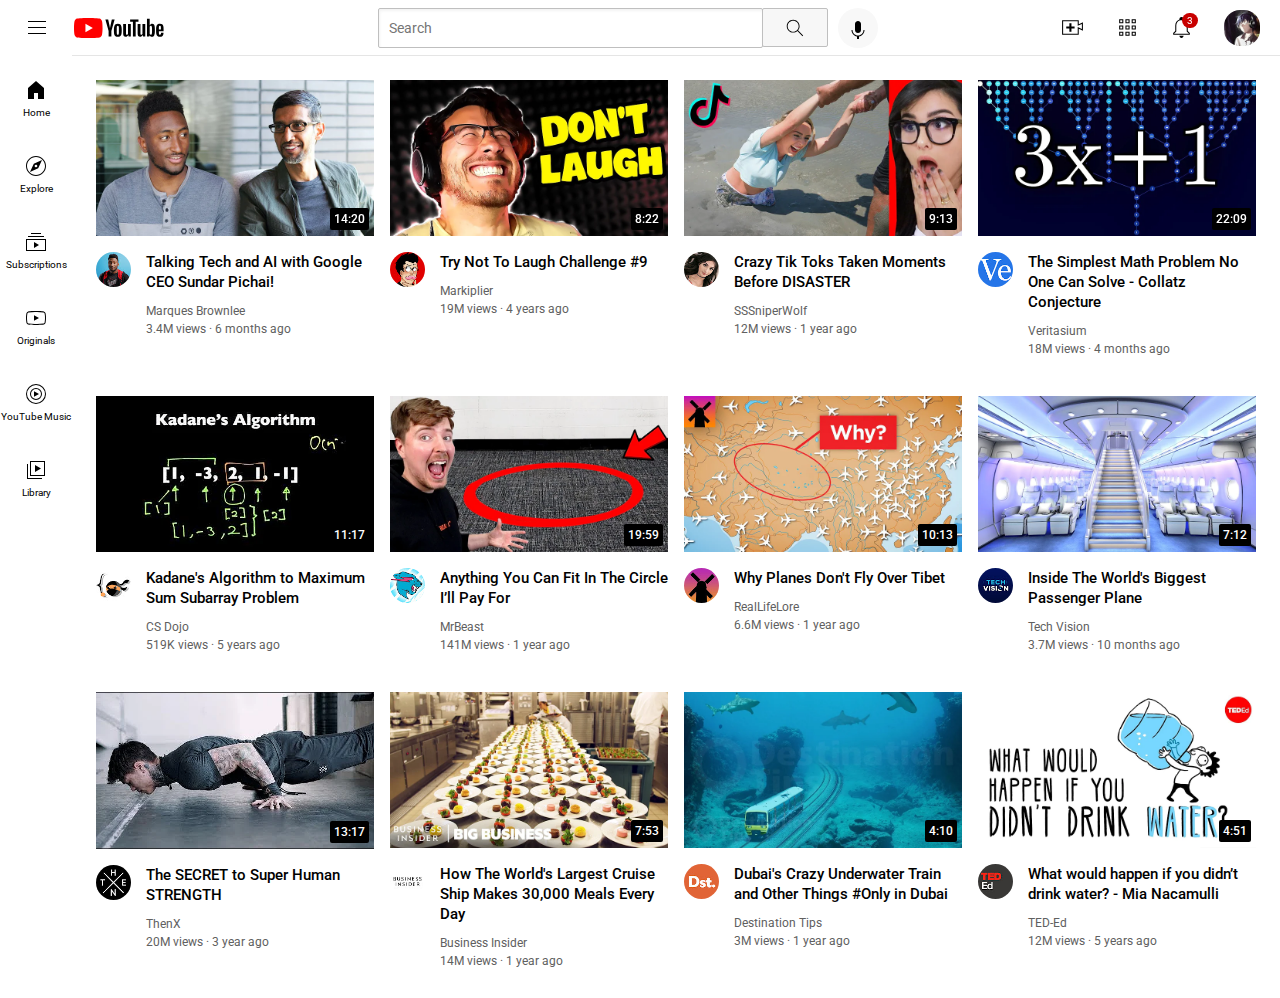
<file: index.html>
<!DOCTYPE html>
<html>

<head>
    <title>YoutubeClone.com</title>
    <link rel="preconnect" href="https://fonts.googleapis.com">
    <link rel="preconnect" href="https://fonts.gstatic.com" crossorigin>
    <link href="https://fonts.googleapis.com/css2?family=Roboto:ital,wght@0,100..900;1,100..900&display=swap"
        rel="stylesheet">
    <link rel="stylesheet" href="stylesheets/general.css">
    <link rel="stylesheet" href="stylesheets/header.css">
    <link rel="stylesheet" href="stylesheets/video-details.css">
    <link rel="stylesheet" href="stylesheets/sidebar.css">
</head>

<body>
    <header class="header">
        <div class="left-section">
            <img class="hamburger-menu" src="icons/hamburger-menu.svg">
            <img class="youtube-logo" src="icons/youtube-logo.svg">
        </div>
        <div class="middle-section">
            <input class="search-bar" text="text" placeholder="Search">
            <button class="search-button">
                <img class="search-icon" src="icons/search.svg">
                <div class="tooltip">
                    Search
                </div>
            </button>
            <button class="voice-search-button">
                <img class="voice-search-icon" src="icons/voice-search-icon.svg">
                <div class="tooltip">
                    Voice Search
                </div>
            </button>
        </div>
        <div class="right-section">
            <div class="upload-icon-container">
                <img class="upload-icon" src="icons/upload.svg">
                <div class="tooltip">
                    Create
                </div>
            </div>
            <div class="youtube-app-icon-container">
                <img class="youtube-app-icon" src="icons/youtube-apps.svg" alt="">
                <div class="tooltip">
                    YouTube Apps
                </div>
            </div>
            <div class="notification">
                <img class="notifications-icon" src="icons/notifications.svg" alt="">
                <div class="tooltip">
                    Notifications
                </div>
                <div class="notification-count">
                    3
                </div>
            </div>
            <img class="my-channel" src="profile-picture/channels4_profile.jpg" alt="">
        </div>
    </header>


    <nav class="sidebar">
        <div class="sidebar-link"><img class="home-icon" src="sidebar-icons/home.svg">
            <div>Home</div>
        </div>
        <div class="sidebar-link"><img class="explore-icon" src="sidebar-icons/explore.svg" alt="">
            <div>Explore</div>
        </div>
        <div class="sidebar-link"><img class="subscriptions-icon" src="sidebar-icons/subscriptions.svg" alt="">
            <div>Subscriptions</div>
        </div>
        <div class="sidebar-link"><img class="originals-icon" src="sidebar-icons/originals.svg" alt="">
            <div>Originals</div>
        </div>
        <div class="sidebar-link"><img class="youtube-music-icon" src="sidebar-icons/youtube-music.svg" alt="">
            <div>YouTube Music</div>
        </div>
        <div class="sidebar-link"><img class="library-icon" src="sidebar-icons/library.svg" alt="">
            <div>Library</div>
        </div>
    </nav>


    <main>
        <section class="video-grid">
            <div class="video-preview">
                <div class="thumbnail-row">
                    <a href="https://www.youtube.com/watch?v=n2RNcPRtAiY">
                        <img class="thumbnail" src="thumbnails/thumbnail-1.webp">
                    </a>
                    <div class="video-time">14:20</div>
                </div>
                <div class="video-info-grid">
                    <div class="channel-picture">
                        <a href="https://www.youtube.com/c/mkbhd">
                            <img class="profile-picture" src="profile-picture/thumbnail-1.jpeg">
                        </a>
                    </div>
                    <div class="video-info">
                        <p class="video-title">
                            <a class="video-title" href="https://www.youtube.com/watch?v=n2RNcPRtAiY">
                                Talking Tech and AI with Google CEO Sundar Pichai!
                            </a>
                        </p>
                        <p class="video-author">
                            <a class="video-author" href="https://www.youtube.com/watch?v=n2RNcPRtAiY">
                                Marques Brownlee
                            </a>
                        </p>
                        <p class="video-views">
                            <a class="video-views" href="https://www.youtube.com/watch?v=n2RNcPRtAiY">
                                3.4M views · 6 months ago
                            </a>
                        </p>
                    </div>
                </div>

            </div>
            <div class="video-preview">
                <div class="thumbnail-row">
                    <a href="https://www.youtube.com/watch?v=mP0RAo9SKZk">
                        <img class="thumbnail" src="thumbnails/thumbnail-2.webp">
                    </a>
                    <div class="video-time">8:22</div>
                </div>
                <div class="video-info-grid">
                    <div class="channel-picture">
                        <a href="https://www.youtube.com/c/markiplier">
                            <img class="profile-picture" src="profile-picture/thumbnail-2.jpeg">
                        </a>
                    </div>
                    <div class="video-info">
                        <p class="video-title">
                            <a class="video-title" href="https://www.youtube.com/watch?v=mP0RAo9SKZk">
                                Try Not To Laugh Challenge #9
                            </a>
                        </p>
                        <p class="video-author">
                            <a class="video-author" href="https://www.youtube.com/watch?v=mP0RAo9SKZk">
                                Markiplier
                            </a>
                        </p>
                        <p class="video-views">
                            <a class="video-views" href="https://www.youtube.com/watch?v=mP0RAo9SKZk">
                                19M views · 4 years ago
                            </a>
                        </p>
                    </div>
                </div>

            </div>

            <div class="video-preview">
                <div class="thumbnail-row">
                    <a href="https://www.youtube.com/watch?v=FgjPQQeTh1w">
                        <img class="thumbnail" src="thumbnails/thumbnail-3.webp">
                    </a>

                    <div class="video-time">9:13</div>
                </div>
                <div class="video-info-grid">
                    <div class="channel-picture">
                        <a href="https://www.youtube.com/user/SSSniperWolf">
                            <img class="profile-picture" src="profile-picture/channel-3.jpeg">
                        </a>
                    </div>
                    <div class="video-info">
                        <p class="video-title">
                            <a class="video-title" href="https://www.youtube.com/watch?v=FgjPQQeTh1w">
                                Crazy Tik Toks Taken Moments Before DISASTER
                            </a>
                        </p>
                        <p class="video-author">
                            <a class="video-author" href="https://www.youtube.com/watch?v=FgjPQQeTh1w">
                                SSSniperWolf
                            </a>
                        </p>
                        <p class="video-views">
                            <a class="video-views" href="https://www.youtube.com/watch?v=FgjPQQeTh1w">
                                12M views · 1 year ago
                            </a>
                        </p>
                    </div>
                </div>

            </div>
            <div class="video-preview">
                <div class="thumbnail-row">
                    <a href="https://www.youtube.com/watch?v=094y1Z2wpJg">
                        <img class="thumbnail" src="thumbnails/thumbnail-4.webp">
                    </a>

                    <div class="video-time">22:09</div>
                </div>
                <div class="video-info-grid">
                    <div class="channel-picture">
                        <a href="https://www.youtube.com/c/veritasium"> <img class="profile-picture"
                                src="profile-picture/channel-4.jpeg"></a>

                    </div>
                    <div class="video-info">
                        <p class="video-title">
                            <a class="video-title" href="https://www.youtube.com/watch?v=094y1Z2wpJg">
                                The Simplest Math Problem No One Can Solve - Collatz Conjecture
                            </a>
                        </p>
                        <p class="video-author">
                            <a class="video-author" href="https://www.youtube.com/watch?v=094y1Z2wpJg">
                                Veritasium
                            </a>
                        </p>
                        <p class="video-views">
                            <a class="video-views" href="https://www.youtube.com/watch?v=094y1Z2wpJg">
                                18M views · 4 months ago
                            </a>
                        </p>
                    </div>
                </div>

            </div>
            <div class="video-preview">
                <div class="thumbnail-row">
                    <a href="https://www.youtube.com/watch?v=86CQq3pKSUw">
                        <img class="thumbnail" src="thumbnails/thumbnail-5.webp">
                    </a>

                    <div class="video-time">11:17</div>
                </div>
                <div class="video-info-grid">
                    <div class="channel-picture">
                        <a href="https://www.youtube.com/c/CSDojo"> <img class="profile-picture"
                                src="profile-picture/channel-5.jpeg">
                        </a>
                    </div>
                    <div class="video-info">
                        <p class="video-title">
                            <a class="video-title" href="https://www.youtube.com/watch?v=86CQq3pKSUw">
                                Kadane's Algorithm to Maximum Sum Subarray Problem
                            </a>
                        </p>
                        <p class="video-author">
                            <a class="video-author" href="https://www.youtube.com/watch?v=86CQq3pKSUw">
                                CS Dojo
                            </a>
                        </p>
                        <p class="video-views">
                            <a class="video-views" href="https://www.youtube.com/watch?v=86CQq3pKSUw">
                                519K views · 5 years ago
                            </a>
                        </p>
                    </div>
                </div>

            </div>
            <div class="video-preview">
                <div class="thumbnail-row">
                    <a href="https://www.youtube.com/watch?v=yXWw0_UfSFg">
                        <img class="thumbnail" src="thumbnails/thumbnail-6.webp">
                    </a>

                    <div class="video-time">19:59</div>
                </div>
                <div class="video-info-grid">
                    <div class="channel-picture"><a href="https://www.youtube.com/channel/UCX6OQ3DkcsbYNE6H8uQQuVA"><img
                                class="profile-picture" src="profile-picture/channel-6.jpeg"></a>
                    </div>
                    <div class="video-info">
                        <p class="video-title">
                            <a class="video-title" href="https://www.youtube.com/watch?v=yXWw0_UfSFg">
                                Anything You Can Fit In The Circle I’ll Pay For
                            </a>
                        </p>
                        <p class="video-author">
                            <a class="video-author" href="https://www.youtube.com/watch?v=yXWw0_UfSFg">
                                MrBeast
                            </a>
                        </p>
                        <p class="video-views">
                            <a class="video-views" href="https://www.youtube.com/watch?v=yXWw0_UfSFg">
                                141M views · 1 year ago
                            </a>
                        </p>
                    </div>
                </div>
            </div>
            <div class="video-preview">
                <div class="thumbnail-row">
                    <a href="https://www.youtube.com/watch?v=fNVa1qMbF9Y">
                        <img class="thumbnail" src="thumbnails/thumbnail-7.webp">
                    </a>

                    <div class="video-time">10:13</div>
                </div>
                <div class="video-info-grid">
                    <div class="channel-picture"><a href="https://www.youtube.com/channel/UCP5tjEmvPItGyLhmjdwP7Ww"><img
                                class="profile-picture" src="profile-picture/channel-7.jpeg"></a>
                    </div>
                    <div class="video-info">
                        <p class="video-title">
                            <a class="video-title" href="https://www.youtube.com/watch?v=fNVa1qMbF9Y">
                                Why Planes Don't Fly Over Tibet
                            </a>
                        </p>
                        <p class="video-author"><a class="video-author"
                                href="https://www.youtube.com/watch?v=fNVa1qMbF9Y">
                                RealLifeLore
                            </a></p>
                        <p class="video-views"><a class="video-views"
                                href="https://www.youtube.com/watch?v=fNVa1qMbF9Y">
                                6.6M views · 1 year ago
                            </a></p>
                    </div>
                </div>

            </div>
            <div class="video-preview">
                <div class="thumbnail-row">
                    <a href="https://www.youtube.com/watch?v=lFm4EM1juls">
                        <img class="thumbnail" src="thumbnails/thumbnail-8.webp">
                    </a>
                    <div class="video-time">7:12</div>
                </div>
                <div class="video-info-grid">
                    <div class="channel-picture"><a href="https://www.youtube.com/channel/UCHAK6CyegY22Zj2GWrcaIxg"><img
                                class="profile-picture" src="profile-picture/channel-8.jpeg"></a>
                    </div>
                    <div class="video-info">
                        <p class="video-title"><a class="video-title"
                                href="https://www.youtube.com/watch?v=lFm4EM1juls">
                                Inside The World's Biggest Passenger Plane
                            </a></p>
                        <p class="video-author"><a class="video-author"
                                href="https://www.youtube.com/watch?v=lFm4EM1juls">
                                Tech Vision
                            </a></p>
                        <p class="video-views"><a class="video-views"
                                href="https://www.youtube.com/watch?v=lFm4EM1juls">
                                3.7M views · 10 months ago
                            </a></p>
                    </div>
                </div>

            </div>

            <div class="video-preview">
                <div class="thumbnail-row">
                    <a href="https://www.youtube.com/watch?v=ixmxOlcrlUc">
                        <img class="thumbnail" src="thumbnails/thumbnail-9.webp">
                    </a>
                    <div class="video-time">13:17</div>
                </div>
                <div class="video-info-grid">
                    <div class="channel-picture"><a href="https://www.youtube.com/c/OFFICIALTHENXSTUDIOS"> <img
                                class="profile-picture" src="profile-picture/channel-9.jpeg"></a>
                    </div>
                    <div class="video-info">
                        <p class="video-title"><a class="video-title"
                                href="https://www.youtube.com/watch?v=ixmxOlcrlUc">
                                The SECRET to Super Human STRENGTH
                            </a></p>
                        <p class="video-author"><a class="video-author"
                                href="https://www.youtube.com/watch?v=ixmxOlcrlUc">
                                ThenX
                            </a></p>
                        <p class="video-views"><a class="video-views"
                                href="https://www.youtube.com/watch?v=ixmxOlcrlUc">
                                20M views · 3 year ago
                            </a></p>
                    </div>
                </div>

            </div>

            <div class="video-preview">
                <div class="thumbnail-row">
                    <a href="https://www.youtube.com/watch?v=R2vXbFp5C9o">
                        <img class="thumbnail" src="thumbnails/thumbnail-10.webp">
                    </a>
                    <div class="video-time">7:53</div>
                </div>
                <div class="video-info-grid">
                    <div class="channel-picture"><a href="https://www.youtube.com/user/businessinsider"><img
                                class="profile-picture" src="profile-picture/channel-10.jpeg"></a>
                    </div>
                    <div class="video-info">
                        <p class="video-title"><a class="video-title"
                                href="https://www.youtube.com/watch?v=R2vXbFp5C9o">
                               How The World's Largest Cruise Ship Makes 30,000 Meals Every Day
                            </a></p>
                        <p class="video-author"><a class="video-author"
                                href="https://www.youtube.com/watch?v=R2vXbFp5C9o">
                              Business Insider
                            </a></p>
                        <p class="video-views"><a class="video-views"
                                href="https://www.youtube.com/watch?v=R2vXbFp5C9o">
                             14M views · 1 year ago
                            </a></p>
                    </div>
                </div>

            </div>
            
            <div class="video-preview">
                <div class="thumbnail-row">
                    <a href="https://www.youtube.com/watch?v=0nZuYyXET3s">
                        <img class="thumbnail" src="thumbnails/thumbnail-11.webp">
                    </a>
                    <div class="video-time">4:10</div>
                </div>
                <div class="video-info-grid">
                    <div class="channel-picture"><a href="https://www.youtube.com/c/Destinationtips"><img
                                class="profile-picture" src="profile-picture/channel-11.jpeg"></a>
                    </div>
                    <div class="video-info">
                        <p class="video-title"><a class="video-title"
                                href="https://www.youtube.com/watch?v=0nZuYyXET3s">
                                Dubai's Crazy Underwater Train and Other Things #Only in Dubai
                            </a></p>
                        <p class="video-author"><a class="video-author"
                                href="https://www.youtube.com/watch?v=0nZuYyXET3s">
                                Destination Tips
                            </a></p>
                        <p class="video-views"><a class="video-views"
                                href="https://www.youtube.com/watch?v=0nZuYyXET3s">
                                3M views · 1 year ago
                            </a></p>
                    </div>
                </div>

            </div>
            <div class="video-preview">
                <div class="thumbnail-row">
                    <a href="https://www.youtube.com/watch?v=9iMGFqMmUFs">
                        <img class="thumbnail" src="thumbnails/thumbnail-12.webp">
                    </a>
                    <div class="video-time">4:51</div>
                </div>
                <div class="video-info-grid">
                    <div class="channel-picture"><a href="https://www.youtube.com/teded">
                            <img class="profile-picture" src="profile-picture/channel-12.jpeg"></a>
                    </div>
                    <div class="video-info">
                        <p class="video-title"><a class="video-title"
                                href="https://www.youtube.com/watch?v=9iMGFqMmUFs">
                                What would happen if you didn’t drink water? - Mia Nacamulli
                            </a></p>
                        <p class="video-author"><a class="video-author"
                                href="https://www.youtube.com/watch?v=9iMGFqMmUFs">
                                TED-Ed
                            </a></p>
                        <p class="video-views"><a class="video-views"
                                href="https://www.youtube.com/watch?v=9iMGFqMmUFs">
                                12M views · 5 years ago
                            </a></p>
                    </div>
                </div>
            </div>
        </section>
    </main>
</body>

</html>
</file>
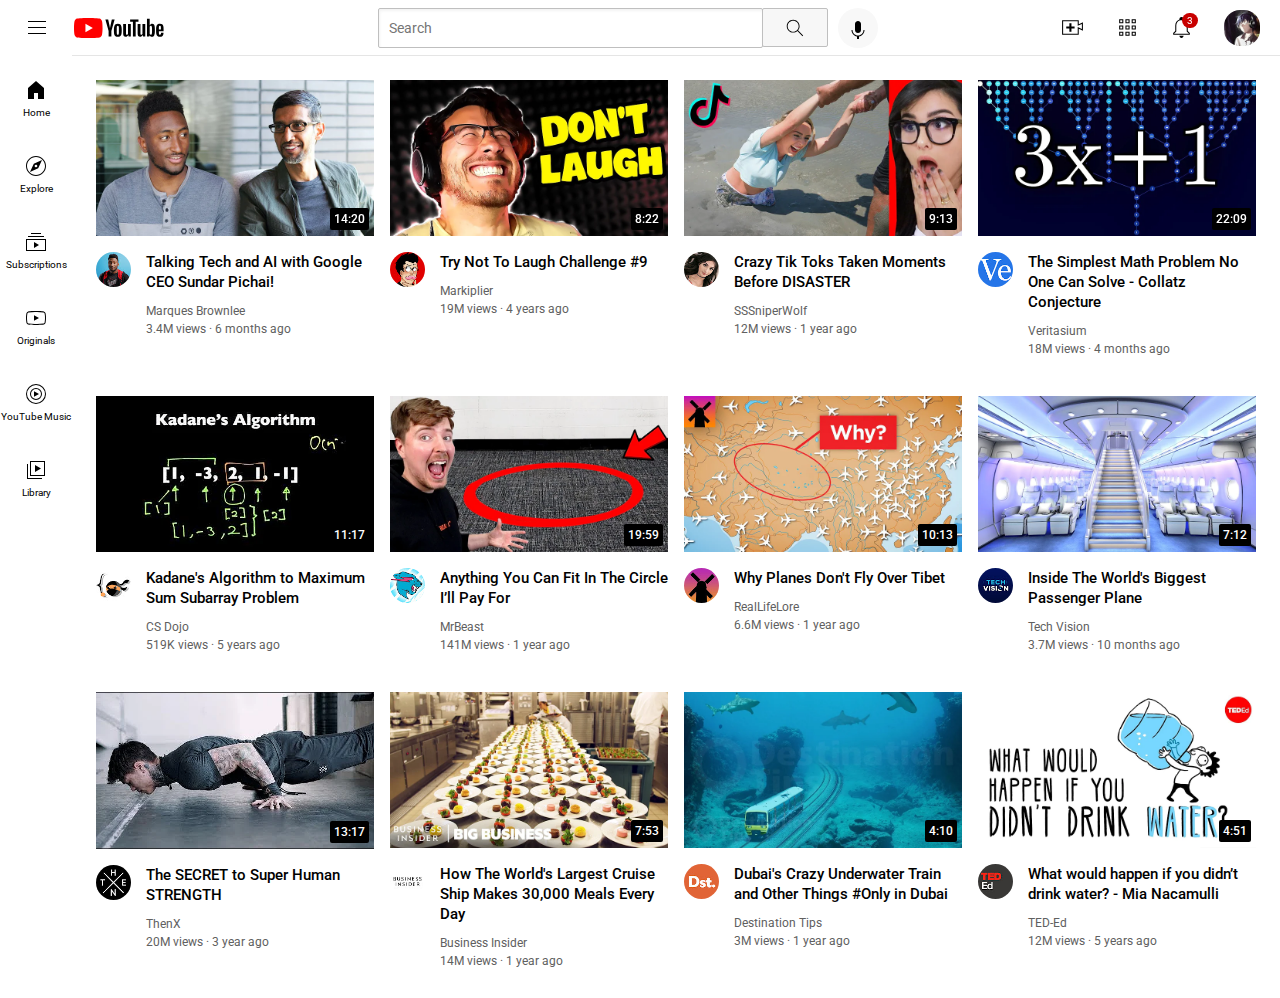
<file: htmlcode.html>
<!DOCTYPE html>
<html>

<head>
    <title>YoutubeClone.com</title>
    <link rel="preconnect" href="https://fonts.googleapis.com">
    <link rel="preconnect" href="https://fonts.gstatic.com" crossorigin>
    <link href="https://fonts.googleapis.com/css2?family=Roboto:ital,wght@0,100..900;1,100..900&display=swap"
        rel="stylesheet">
    <link rel="stylesheet" href="stylesheets/general.css">
    <link rel="stylesheet" href="stylesheets/header.css">
    <link rel="stylesheet" href="stylesheets/video-details.css">
    <link rel="stylesheet" href="stylesheets/sidebar.css">
</head>

<body>
    <header class="header">
        <div class="left-section">
            <img class="hamburger-menu" src="icons/hamburger-menu.svg">
            <img class="youtube-logo" src="icons/youtube-logo.svg">
        </div>
        <div class="middle-section">
            <input class="search-bar" text="text" placeholder="Search">
            <button class="search-button">
                <img class="search-icon" src="icons/search.svg">
                <div class="tooltip">
                    Search
                </div>
            </button>
            <button class="voice-search-button">
                <img class="voice-search-icon" src="icons/voice-search-icon.svg">
                <div class="tooltip">
                    Voice Search
                </div>
            </button>
        </div>
        <div class="right-section">
            <div class="upload-icon-container">
                <img class="upload-icon" src="icons/upload.svg">
                <div class="tooltip">
                    Create
                </div>
            </div>
            <div class="youtube-app-icon-container">
                <img class="youtube-app-icon" src="icons/youtube-apps.svg" alt="">
                <div class="tooltip">
                    YouTube Apps
                </div>
            </div>
            <div class="notification">
                <img class="notifications-icon" src="icons/notifications.svg" alt="">
                <div class="tooltip">
                    Notifications
                </div>
                <div class="notification-count">
                    3
                </div>
            </div>
            <img class="my-channel" src="profile-picture/channels4_profile.jpg" alt="">
        </div>
    </header>


    <nav class="sidebar">
        <div class="sidebar-link"><img class="home-icon" src="sidebar-icons/home.svg">
            <div>Home</div>
        </div>
        <div class="sidebar-link"><img class="explore-icon" src="sidebar-icons/explore.svg" alt="">
            <div>Explore</div>
        </div>
        <div class="sidebar-link"><img class="subscriptions-icon" src="sidebar-icons/subscriptions.svg" alt="">
            <div>Subscriptions</div>
        </div>
        <div class="sidebar-link"><img class="originals-icon" src="sidebar-icons/originals.svg" alt="">
            <div>Originals</div>
        </div>
        <div class="sidebar-link"><img class="youtube-music-icon" src="sidebar-icons/youtube-music.svg" alt="">
            <div>YouTube Music</div>
        </div>
        <div class="sidebar-link"><img class="library-icon" src="sidebar-icons/library.svg" alt="">
            <div>Library</div>
        </div>
    </nav>


    <main>
        <section class="video-grid">
            <div class="video-preview">
                <div class="thumbnail-row">
                    <a href="https://www.youtube.com/watch?v=n2RNcPRtAiY">
                        <img class="thumbnail" src="thumbnails/thumbnail-1.webp">
                    </a>
                    <div class="video-time">14:20</div>
                </div>
                <div class="video-info-grid">
                    <div class="channel-picture">
                        <a href="https://www.youtube.com/c/mkbhd">
                            <img class="profile-picture" src="profile-picture/thumbnail-1.jpeg">
                        </a>
                    </div>
                    <div class="video-info">
                        <p class="video-title">
                            <a class="video-title" href="https://www.youtube.com/watch?v=n2RNcPRtAiY">
                                Talking Tech and AI with Google CEO Sundar Pichai!
                            </a>
                        </p>
                        <p class="video-author">
                            <a class="video-author" href="https://www.youtube.com/watch?v=n2RNcPRtAiY">
                                Marques Brownlee
                            </a>
                        </p>
                        <p class="video-views">
                            <a class="video-views" href="https://www.youtube.com/watch?v=n2RNcPRtAiY">
                                3.4M views · 6 months ago
                            </a>
                        </p>
                    </div>
                </div>

            </div>
            <div class="video-preview">
                <div class="thumbnail-row">
                    <a href="https://www.youtube.com/watch?v=mP0RAo9SKZk">
                        <img class="thumbnail" src="thumbnails/thumbnail-2.webp">
                    </a>
                    <div class="video-time">8:22</div>
                </div>
                <div class="video-info-grid">
                    <div class="channel-picture">
                        <a href="https://www.youtube.com/c/markiplier">
                            <img class="profile-picture" src="profile-picture/thumbnail-2.jpeg">
                        </a>
                    </div>
                    <div class="video-info">
                        <p class="video-title">
                            <a class="video-title" href="https://www.youtube.com/watch?v=mP0RAo9SKZk">
                                Try Not To Laugh Challenge #9
                            </a>
                        </p>
                        <p class="video-author">
                            <a class="video-author" href="https://www.youtube.com/watch?v=mP0RAo9SKZk">
                                Markiplier
                            </a>
                        </p>
                        <p class="video-views">
                            <a class="video-views" href="https://www.youtube.com/watch?v=mP0RAo9SKZk">
                                19M views · 4 years ago
                            </a>
                        </p>
                    </div>
                </div>

            </div>

            <div class="video-preview">
                <div class="thumbnail-row">
                    <a href="https://www.youtube.com/watch?v=FgjPQQeTh1w">
                        <img class="thumbnail" src="thumbnails/thumbnail-3.webp">
                    </a>

                    <div class="video-time">9:13</div>
                </div>
                <div class="video-info-grid">
                    <div class="channel-picture">
                        <a href="https://www.youtube.com/user/SSSniperWolf">
                            <img class="profile-picture" src="profile-picture/channel-3.jpeg">
                        </a>
                    </div>
                    <div class="video-info">
                        <p class="video-title">
                            <a class="video-title" href="https://www.youtube.com/watch?v=FgjPQQeTh1w">
                                Crazy Tik Toks Taken Moments Before DISASTER
                            </a>
                        </p>
                        <p class="video-author">
                            <a class="video-author" href="https://www.youtube.com/watch?v=FgjPQQeTh1w">
                                SSSniperWolf
                            </a>
                        </p>
                        <p class="video-views">
                            <a class="video-views" href="https://www.youtube.com/watch?v=FgjPQQeTh1w">
                                12M views · 1 year ago
                            </a>
                        </p>
                    </div>
                </div>

            </div>
            <div class="video-preview">
                <div class="thumbnail-row">
                    <a href="https://www.youtube.com/watch?v=094y1Z2wpJg">
                        <img class="thumbnail" src="thumbnails/thumbnail-4.webp">
                    </a>

                    <div class="video-time">22:09</div>
                </div>
                <div class="video-info-grid">
                    <div class="channel-picture">
                        <a href="https://www.youtube.com/c/veritasium"> <img class="profile-picture"
                                src="profile-picture/channel-4.jpeg"></a>

                    </div>
                    <div class="video-info">
                        <p class="video-title">
                            <a class="video-title" href="https://www.youtube.com/watch?v=094y1Z2wpJg">
                                The Simplest Math Problem No One Can Solve - Collatz Conjecture
                            </a>
                        </p>
                        <p class="video-author">
                            <a class="video-author" href="https://www.youtube.com/watch?v=094y1Z2wpJg">
                                Veritasium
                            </a>
                        </p>
                        <p class="video-views">
                            <a class="video-views" href="https://www.youtube.com/watch?v=094y1Z2wpJg">
                                18M views · 4 months ago
                            </a>
                        </p>
                    </div>
                </div>

            </div>
            <div class="video-preview">
                <div class="thumbnail-row">
                    <a href="https://www.youtube.com/watch?v=86CQq3pKSUw">
                        <img class="thumbnail" src="thumbnails/thumbnail-5.webp">
                    </a>

                    <div class="video-time">11:17</div>
                </div>
                <div class="video-info-grid">
                    <div class="channel-picture">
                        <a href="https://www.youtube.com/c/CSDojo"> <img class="profile-picture"
                                src="profile-picture/channel-5.jpeg">
                        </a>
                    </div>
                    <div class="video-info">
                        <p class="video-title">
                            <a class="video-title" href="https://www.youtube.com/watch?v=86CQq3pKSUw">
                                Kadane's Algorithm to Maximum Sum Subarray Problem
                            </a>
                        </p>
                        <p class="video-author">
                            <a class="video-author" href="https://www.youtube.com/watch?v=86CQq3pKSUw">
                                CS Dojo
                            </a>
                        </p>
                        <p class="video-views">
                            <a class="video-views" href="https://www.youtube.com/watch?v=86CQq3pKSUw">
                                519K views · 5 years ago
                            </a>
                        </p>
                    </div>
                </div>

            </div>
            <div class="video-preview">
                <div class="thumbnail-row">
                    <a href="https://www.youtube.com/watch?v=yXWw0_UfSFg">
                        <img class="thumbnail" src="thumbnails/thumbnail-6.webp">
                    </a>

                    <div class="video-time">19:59</div>
                </div>
                <div class="video-info-grid">
                    <div class="channel-picture"><a href="https://www.youtube.com/channel/UCX6OQ3DkcsbYNE6H8uQQuVA"><img
                                class="profile-picture" src="profile-picture/channel-6.jpeg"></a>
                    </div>
                    <div class="video-info">
                        <p class="video-title">
                            <a class="video-title" href="https://www.youtube.com/watch?v=yXWw0_UfSFg">
                                Anything You Can Fit In The Circle I’ll Pay For
                            </a>
                        </p>
                        <p class="video-author">
                            <a class="video-author" href="https://www.youtube.com/watch?v=yXWw0_UfSFg">
                                MrBeast
                            </a>
                        </p>
                        <p class="video-views">
                            <a class="video-views" href="https://www.youtube.com/watch?v=yXWw0_UfSFg">
                                141M views · 1 year ago
                            </a>
                        </p>
                    </div>
                </div>
            </div>
            <div class="video-preview">
                <div class="thumbnail-row">
                    <a href="https://www.youtube.com/watch?v=fNVa1qMbF9Y">
                        <img class="thumbnail" src="thumbnails/thumbnail-7.webp">
                    </a>

                    <div class="video-time">10:13</div>
                </div>
                <div class="video-info-grid">
                    <div class="channel-picture"><a href="https://www.youtube.com/channel/UCP5tjEmvPItGyLhmjdwP7Ww"><img
                                class="profile-picture" src="profile-picture/channel-7.jpeg"></a>
                    </div>
                    <div class="video-info">
                        <p class="video-title">
                            <a class="video-title" href="https://www.youtube.com/watch?v=fNVa1qMbF9Y">
                                Why Planes Don't Fly Over Tibet
                            </a>
                        </p>
                        <p class="video-author"><a class="video-author"
                                href="https://www.youtube.com/watch?v=fNVa1qMbF9Y">
                                RealLifeLore
                            </a></p>
                        <p class="video-views"><a class="video-views"
                                href="https://www.youtube.com/watch?v=fNVa1qMbF9Y">
                                6.6M views · 1 year ago
                            </a></p>
                    </div>
                </div>

            </div>
            <div class="video-preview">
                <div class="thumbnail-row">
                    <a href="https://www.youtube.com/watch?v=lFm4EM1juls">
                        <img class="thumbnail" src="thumbnails/thumbnail-8.webp">
                    </a>
                    <div class="video-time">7:12</div>
                </div>
                <div class="video-info-grid">
                    <div class="channel-picture"><a href="https://www.youtube.com/channel/UCHAK6CyegY22Zj2GWrcaIxg"><img
                                class="profile-picture" src="profile-picture/channel-8.jpeg"></a>
                    </div>
                    <div class="video-info">
                        <p class="video-title"><a class="video-title"
                                href="https://www.youtube.com/watch?v=lFm4EM1juls">
                                Inside The World's Biggest Passenger Plane
                            </a></p>
                        <p class="video-author"><a class="video-author"
                                href="https://www.youtube.com/watch?v=lFm4EM1juls">
                                Tech Vision
                            </a></p>
                        <p class="video-views"><a class="video-views"
                                href="https://www.youtube.com/watch?v=lFm4EM1juls">
                                3.7M views · 10 months ago
                            </a></p>
                    </div>
                </div>

            </div>

            <div class="video-preview">
                <div class="thumbnail-row">
                    <a href="https://www.youtube.com/watch?v=ixmxOlcrlUc">
                        <img class="thumbnail" src="thumbnails/thumbnail-9.webp">
                    </a>
                    <div class="video-time">13:17</div>
                </div>
                <div class="video-info-grid">
                    <div class="channel-picture"><a href="https://www.youtube.com/c/OFFICIALTHENXSTUDIOS"> <img
                                class="profile-picture" src="profile-picture/channel-9.jpeg"></a>
                    </div>
                    <div class="video-info">
                        <p class="video-title"><a class="video-title"
                                href="https://www.youtube.com/watch?v=ixmxOlcrlUc">
                                The SECRET to Super Human STRENGTH
                            </a></p>
                        <p class="video-author"><a class="video-author"
                                href="https://www.youtube.com/watch?v=ixmxOlcrlUc">
                                ThenX
                            </a></p>
                        <p class="video-views"><a class="video-views"
                                href="https://www.youtube.com/watch?v=ixmxOlcrlUc">
                                20M views · 3 year ago
                            </a></p>
                    </div>
                </div>

            </div>

            <div class="video-preview">
                <div class="thumbnail-row">
                    <a href="https://www.youtube.com/watch?v=R2vXbFp5C9o">
                        <img class="thumbnail" src="thumbnails/thumbnail-10.webp">
                    </a>
                    <div class="video-time">7:53</div>
                </div>
                <div class="video-info-grid">
                    <div class="channel-picture"><a href="https://www.youtube.com/user/businessinsider"><img
                                class="profile-picture" src="profile-picture/channel-10.jpeg"></a>
                    </div>
                    <div class="video-info">
                        <p class="video-title"><a class="video-title"
                                href="https://www.youtube.com/watch?v=R2vXbFp5C9o">
                               How The World's Largest Cruise Ship Makes 30,000 Meals Every Day
                            </a></p>
                        <p class="video-author"><a class="video-author"
                                href="https://www.youtube.com/watch?v=R2vXbFp5C9o">
                              Business Insider
                            </a></p>
                        <p class="video-views"><a class="video-views"
                                href="https://www.youtube.com/watch?v=R2vXbFp5C9o">
                             14M views · 1 year ago
                            </a></p>
                    </div>
                </div>

            </div>
            
            <div class="video-preview">
                <div class="thumbnail-row">
                    <a href="https://www.youtube.com/watch?v=0nZuYyXET3s">
                        <img class="thumbnail" src="thumbnails/thumbnail-11.webp">
                    </a>
                    <div class="video-time">4:10</div>
                </div>
                <div class="video-info-grid">
                    <div class="channel-picture"><a href="https://www.youtube.com/c/Destinationtips"><img
                                class="profile-picture" src="profile-picture/channel-11.jpeg"></a>
                    </div>
                    <div class="video-info">
                        <p class="video-title"><a class="video-title"
                                href="https://www.youtube.com/watch?v=0nZuYyXET3s">
                                Dubai's Crazy Underwater Train and Other Things #Only in Dubai
                            </a></p>
                        <p class="video-author"><a class="video-author"
                                href="https://www.youtube.com/watch?v=0nZuYyXET3s">
                                Destination Tips
                            </a></p>
                        <p class="video-views"><a class="video-views"
                                href="https://www.youtube.com/watch?v=0nZuYyXET3s">
                                3M views · 1 year ago
                            </a></p>
                    </div>
                </div>

            </div>
            <div class="video-preview">
                <div class="thumbnail-row">
                    <a href="https://www.youtube.com/watch?v=9iMGFqMmUFs">
                        <img class="thumbnail" src="thumbnails/thumbnail-12.webp">
                    </a>
                    <div class="video-time">4:51</div>
                </div>
                <div class="video-info-grid">
                    <div class="channel-picture"><a href="https://www.youtube.com/teded">
                            <img class="profile-picture" src="profile-picture/channel-12.jpeg"></a>
                    </div>
                    <div class="video-info">
                        <p class="video-title"><a class="video-title"
                                href="https://www.youtube.com/watch?v=9iMGFqMmUFs">
                                What would happen if you didn’t drink water? - Mia Nacamulli
                            </a></p>
                        <p class="video-author"><a class="video-author"
                                href="https://www.youtube.com/watch?v=9iMGFqMmUFs">
                                TED-Ed
                            </a></p>
                        <p class="video-views"><a class="video-views"
                                href="https://www.youtube.com/watch?v=9iMGFqMmUFs">
                                12M views · 5 years ago
                            </a></p>
                    </div>
                </div>
            </div>
        </section>
    </main>
</body>

</html>
</file>
<file: stylesheets/general.css>
p {
    font-family: roboto, Arial;
    margin-top: 0px;
    margin-bottom: 0px;
    cursor: pointer;
    color: black;
}

body{
    margin: 0px;
    padding-top: 80px;
    padding-left: 96px;
    padding-bottom: 30px;
    padding-right: 24px;
}
</file>
<file: stylesheets/header.css>
.header{
    height: 55px;
    display: flex;
    flex-direction: row;
    justify-content: space-between;
    position: fixed;
    top: 0px;
    left: 0px;
    right: 0px;
    background-color: white;
    border-bottom-width: 1px;
    border-bottom-style:solid;
    border-bottom-color: rgb(229, 229, 229);
    z-index: 100px;
}

.left-section{
    width: 170px;
    display: flex;
    align-items: center;
}

.hamburger-menu{
    height: 24px;
    margin-left: 25px;
    margin-right: 25px;
    cursor: pointer;
}

.youtube-logo{
    height: 20px;
    cursor: pointer;
}

.middle-section{
    flex: 1;
    margin-left: 65px;
    margin-right: 40px;
    max-width: 500px;
    display: flex;
    align-items: center;
}

.search-bar{
    display: flex;
    flex: 1;
    height: 36px;
    border-width: 1px;
    border-style: solid;
    border-color: rgb(191, 191, 191);
    padding-left: 10px;
    font-size: 16px;
    border-radius: 2px;
    box-shadow: inset 1px 2px 3px rgba(0,0, 0, 0.05);
    width: 0px;
    background-color: none;
}

.search-bar::placeholder{
    font-family: roboto,arial;
    font-size: 14px;
}

.search-bar:hover{
    cursor: text;
}

.search-bar:active{
    border-color: blue;
}

.search-button{
    height: 39px;
    width: 66px;
    border-width: 1px;
    background-color: rgb(247, 247, 247);
    border-color: rgb(191, 191, 191);
    border-style: solid;
    border-radius: 2px;
    margin-right: 10px;
    margin-left: -1px;
    cursor: pointer;
}

.search-button,
.voice-search-button,
.upload-icon-container,
.youtube-app-icon-container,
.notification{
    display: flex;
    justify-content: center;
    align-items: center;
    position: relative;
}

.search-button .tooltip,
.voice-search-button .tooltip,
.upload-icon-container .tooltip,
.youtube-app-icon-container .tooltip,
.notification .tooltip{
    position: absolute;
    background-color: gray;
    font-size: 12px;
    color: white;
    padding: 4px;
    padding-left: 8px;
    padding-right: 8px;
    bottom: -30px;
    opacity: 0;
    transition: opacity 0.15s;
    pointer-events: none;
    white-space: nowrap;
    font-family: roboto,arial;
}

.search-button:hover .tooltip,
.voice-search-button:hover .tooltip,
.upload-icon-container:hover .tooltip,
.youtube-app-icon-container:hover .tooltip,
.notification:hover .tooltip{
    opacity: 1;
}

.search-icon{
    height: 22px;
    vertical-align: middle;
    
}

.voice-search-button{
    height: 40px;
    width: 40px;
    border: 0px;
    border-radius: 30px;
    background-color: rgb(248, 248, 248);
    cursor: pointer;
}

.voice-search-icon{
    height: 24px;
    margin-top: 4px;
}

.right-section{
    width: 200px;
    display: flex;
    align-items: center;
    justify-content: space-between;
    margin-right: 20px;
    flex-shrink: 0;
}

.upload-icon{
    height: 25px;
    cursor: pointer;
}

.youtube-app-icon{
    height: 25px;
    cursor: pointer;
}

.notifications-icon{
    height: 25px;
    cursor: pointer;
}

.notification{
    position: relative;
}

.notification-count{
    position: absolute;
    background-color: rgb(200, 0, 0);
    color: white;
    top: -2px;
    right: -4px;
    font-family: roboto,arial;
    font-size: 10px;
    padding-left: 5px;
    padding-right: 5px;
    padding-bottom: 2px;
    padding-top: 2px;
    border-radius: 50px;
}

.my-channel{
    height: 36px;
    border-radius: 16px;
    cursor: pointer;
}
</file>
<file: stylesheets/video-details.css>
.thumbnail {
    width: 100%;
}

.video-info-grid {
    display: grid;
    grid-template-columns: 50px 1fr;
}

.profile-picture {
    width: 70%;
    border-radius: 50px;

}

.video-title {
    margin-top: 0px;
    font-size: 15px;
    font-weight: 500;
    line-height: 20px;
    margin-bottom: 12px;
    text-decoration: none;
    color: black;
}

.thumbnail-row {
    margin-bottom: 12px;
    position: relative;
}

.video-author {
    margin-bottom: 4px;
}

.video-grid {
    display: grid;
    grid-template-columns: 1fr 1fr 1fr 1fr;
    column-gap: 16px;
    row-gap: 40px;
}

@media (max-width:1150px) {
    .video-grid{
        grid-template-columns: 1fr 1fr 1fr;
    }
}

@media (max-width:870px) {
    .video-grid{
        grid-template-columns: 1fr 1fr;
    }
}

.video-time{
    font-family: roboto,arial;
    font-weight: 500;
    font-size: 12px;
    padding: 4px;
    border-radius: 2px;
    position: absolute;
    background-color: black;
    color: white;
    bottom: 10px;
    right: 5px;
}

.video-link{
    text-decoration: none;
    color: black;
}

.video-author,
.video-views {
    font-size: 12px;
    color: rgb(96, 96, 96);
    text-decoration: none;
}
</file>
<file: stylesheets/sidebar.css>
.sidebar{
    position: fixed;
    left: 0;
    bottom: 0;
    top: 55px;
    width: 72px;
    background-color: white;
    z-index: 200;
    padding-top: 5px;
}

.sidebar-link{
    height: 76px;
    display: flex;
    justify-content: center;
    align-items: center;
    flex-direction: column;
    cursor: pointer;
}

.sidebar-link:hover{
    background-color: rgb(238, 238, 238);
}

.sidebar-link img{
    height: 24px;
    margin-bottom: 5px;
}

.sidebar-link div{
    font-family: roboto,arial;
    font-size: 10px;
}
</file>
